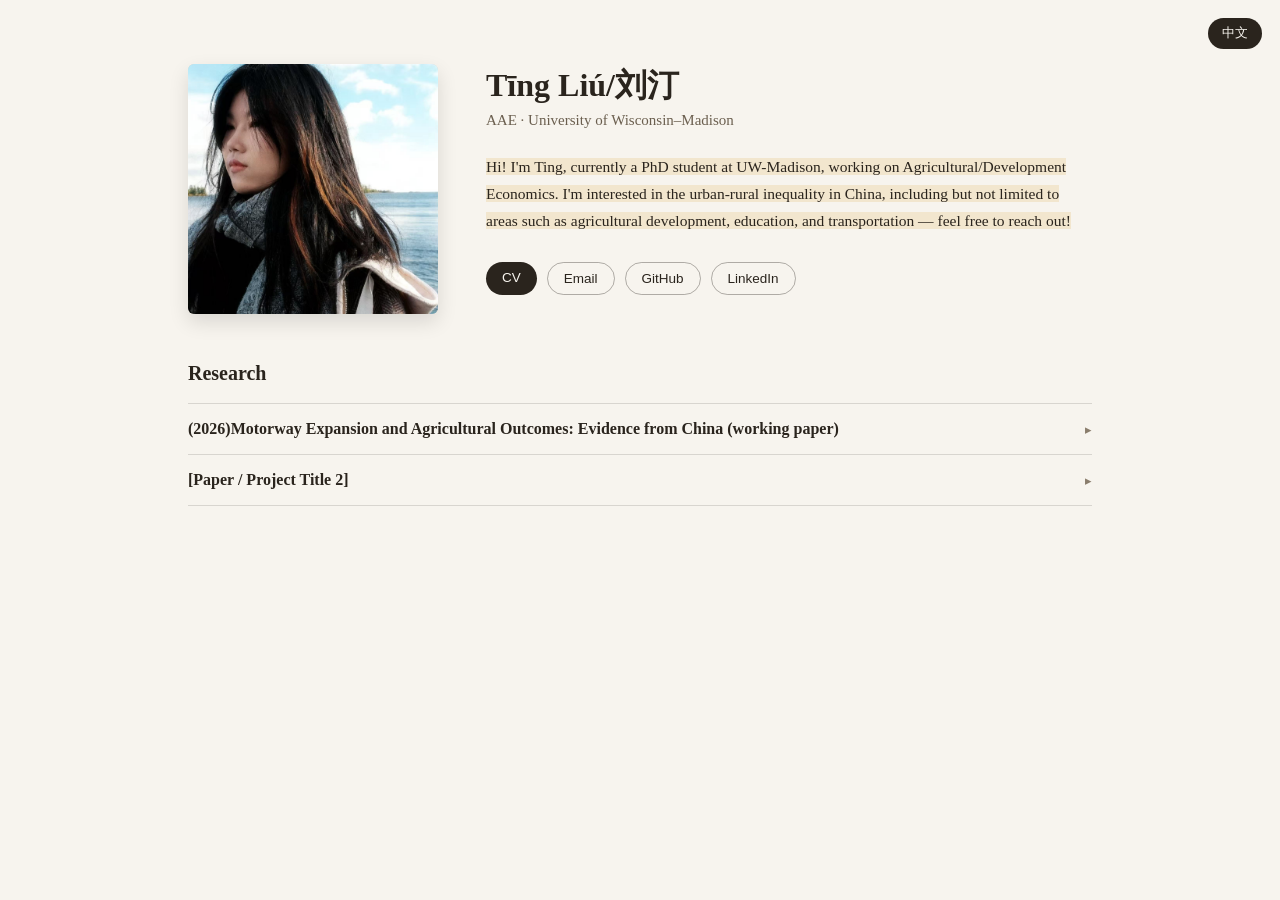
<file: academic.html>
<!doctype html>
<html lang="zh">
<head>
<meta charset="UTF-8" />
<meta name="viewport" content="width=device-width, initial-scale=1.0" />
<title>Your Name</title>
<style>
  * { box-sizing: border-box; }
  html, body {
    margin: 0;
    padding: 0;
    background: #f7f4ee;
    color: #2a241d;
    font-family: Georgia, "Times New Roman", "PingFang SC", serif;
  }
  #page {
    max-width: 1000px;
    margin: 0 auto;
    padding: 64px 48px;
  }
  #top-row {
    display: flex;
    gap: 48px;
    align-items: flex-start;
  }
  #photo-col {
    flex: 0 0 240px;
  }
  #photo-frame {
    width: 250px;
    height: 250px;
    border-radius: 6px;
    overflow: hidden;
    background: #ddd6c8;
    display: flex;
    align-items: center;
    justify-content: center;
    box-shadow: 0 8px 20px rgba(0, 0, 0, 0.12);
  }
  #photo-frame img {
    width: 100%;
    height: 100%;
    object-fit: cover;
    display: block;
  }
  #photo-placeholder {
    display: none;
    text-align: center;
    color: #8a7d6c;
    font-size: 13px;
    padding: 0 16px;
  }
  #bio-col {
    flex: 1;
  }
  h1 {
    margin: 0 0 4px;
    font-size: 32px;
    font-weight: 600;
  }
  .title-line {
    margin: 0 0 24px;
    font-size: 15px;
    color: #6b5f4f;
  }
  .bio-text {
    font-size: 15.5px;
    line-height: 1.75;
    margin: 0 0 28px;
  }
  .bio-text .placeholder {
    background: rgba(217, 164, 65, 0.18);
  }
  #links {
    display: flex;
    flex-wrap: wrap;
    gap: 10px;
  }
  #links a {
    display: inline-block;
    padding: 8px 16px;
    border-radius: 999px;
    background: #2a241d;
    color: #f7f4ee;
    text-decoration: none;
    font-size: 13.5px;
    font-family: -apple-system, "Segoe UI", "PingFang SC", sans-serif;
  }
  #links a.secondary {
    background: transparent;
    color: #2a241d;
    border: 1px solid rgba(42, 36, 29, 0.35);
  }

  #research-section {
    margin-top: 48px;
  }
  #research-section h2 {
    font-size: 20px;
    font-weight: 600;
    margin: 0 0 18px;
  }
  .research-item {
    border-top: 1px solid rgba(42, 36, 29, 0.15);
  }
  .research-item:last-child {
    border-bottom: 1px solid rgba(42, 36, 29, 0.15);
  }
  .research-toggle {
    width: 100%;
    display: flex;
    align-items: baseline;
    gap: 10px;
    background: none;
    border: none;
    text-align: left;
    padding: 16px 0;
    cursor: pointer;
    font-family: inherit;
    color: inherit;
  }
  .research-title {
    font-size: 16px;
    font-weight: 600;
    flex: 1;
  }
  .research-chevron {
    font-size: 13px;
    color: #8a7d6c;
    transition: transform 0.2s ease;
    flex-shrink: 0;
  }
  .research-item.open .research-chevron {
    transform: rotate(90deg);
  }
  .research-abstract {
    max-height: 0;
    overflow: hidden;
    transition: max-height 0.3s ease;
  }
  .research-item.open .research-abstract {
    max-height: 600px;
  }
  .research-abstract p {
    margin: 0 0 18px;
    font-size: 14.5px;
    line-height: 1.7;
  }

  @media (max-width: 640px) {
    #page { padding: 32px 24px; }
    #top-row { flex-direction: column; }
    #photo-col { flex: none; }
    #photo-frame { width: 100%; height: 220px; }
  }

  #lang-toggle {
    position: fixed;
    top: 18px;
    right: 18px;
    border: none;
    border-radius: 999px;
    background: #2a241d;
    color: #f7f4ee;
    font-family: -apple-system, "Segoe UI", "PingFang SC", sans-serif;
    font-size: 12.5px;
    padding: 7px 14px;
    cursor: pointer;
  }
  #lang-toggle:hover {
    background: #45392a;
  }

  /* Show only the span matching the current body[data-lang]; hidden ones
     stay in the DOM (still readable/editable) but display:none. */
  [data-i18n] { display: none; }
  body[data-lang="zh"] [data-i18n="zh"] { display: inline; }
  body[data-lang="en"] [data-i18n="en"] { display: inline; }
</style>
</head>
<body data-lang="en">
  <button id="lang-toggle">中文</button>

  <div id="page">
   <div id="top-row">
    <div id="photo-col">
      <div id="photo-frame">
        <img
          src="assets/profile.jpg"
          alt="Your Name"
          onerror="this.style.display='none'; this.nextElementSibling.style.display='flex';"
        />
        <div id="photo-placeholder">
          <span data-i18n="zh">把你的照片放到<br />assets/
            .jpg</span>
          <span data-i18n="en">Add your photo at<br />assets/profile.jpg</span>
        </div>
      </div>
    </div>

    <div id="bio-col">
      <h1>
        <span data-i18n="zh">Tīng Liú/刘汀</span>
        <span data-i18n="en">Tīng Liú/刘汀</span>
      </h1>
      <p class="title-line">
        <span class="placeholder" data-i18n="zh">AAE</span>
        <span class="placeholder" data-i18n="en">AAE</span>
        · University of Wisconsin–Madison
      </p>

      <p class="bio-text">
        <span class="placeholder" data-i18n="zh">
          你好！我是刘汀，目前是威斯康星麦迪逊大学的博士生，研究方向是农业/发展经济学。
          我对中国的城乡不平衡尤其感兴趣，包括不限于农业发展,教育，交通等领域，欢迎联系交流合作。
        </span>
        <span class="placeholder" data-i18n="en">
          Hi! I'm Ting, currently a PhD student at UW-Madison,
          working on Agricultural/Development Economics.
          I'm interested in the urban-rural inequality in China, including but not limited to areas such as agricultural development, education, and transportation — feel free to reach out!
        </span>
      </p>

      <div id="links">
        <a href="assets/cv.pdf" target="_blank" rel="noopener noreferrer">CV</a>
        <a class="secondary" href="mailto:tliu443@wisc.edu">Email</a>
        <a class="secondary" href="https://github.com/lting4486" target="_blank" rel="noopener noreferrer">GitHub</a>
        <a class="secondary" href="https://www.linkedin.com/in/ting-liu-478390271/" target="_blank" rel="noopener noreferrer">LinkedIn</a>
      </div>
    </div>
   </div>

    <div id="research-section">
      <h2>
        <span data-i18n="zh">研究</span>
        <span data-i18n="en">Research</span>
      </h2>

      <div class="research-item">
        <button class="research-toggle" type="button">
          <span class="research-title placeholder" data-i18n="zh">(2026)高速公路扩建与农业产出：
来自中国的证据 (工作稿)</span>
          <span class="research-title placeholder" data-i18n="en">(2026)Motorway Expansion and Agricultural Outcomes:
Evidence from China (working paper)</span>
          <span class="research-chevron">▸</span>
        </button>
        <div class="research-abstract">
          <p class="placeholder" data-i18n="zh">
           本文研究了2000年至2020年间中国高速公路扩张对农业产出的影响。尽管现有文献多关注交通基础设施投资的总体经济效应，但针对农业部门的研究相对有限，且其影响方向尚不明确。一方面，运输成本的降低提高了农产品产地价格，可能刺激农业生产；另一方面，通达城市变得更加便利，可能吸引农村劳动力转向非农就业，从而导致粮食产量下降。本文结合基于卫星遥感数据的增强植被指数（EVI）与县级年鉴中的官方粮食产量统计数据，利用交错双重差分法（staggered difference-in-differences）评估了高速公路通达对县级农业产出的因果效应。主要结果显示出一种分化现象：高速公路通达显著提高了耕地的EVI，但粮食产量却在通达后的年份里出现下降。这种模式符合作物替代的逻辑，而导致这一分化现象的具体机制尚需进一步研究。
          </p>
          <p class="placeholder" data-i18n="en">
            This paper studies the effects of China’s motorway expansion between 2000 and 2020
on agricultural output. While much of the existing literature focuses on aggregate
economic effects of transportation investment, evidence on the agricultural sector is
limited. The direction of the effect is not clear. On one hand, lower transport costs
raise farm-gate prices and may encourage agricultural production. On the other hand,
cheaper access to cities may draw rural workers into non-farm jobs and reduce grain
output. We combine satellite-based Enhanced Vegetation Index (EVI) data with of-
ficial grain output statistics from county yearbooks, and use staggered difference-in-
differences methods to estimate the causal effect of motorway access on county-level
agricultural outcomes. The main results show a divergence: motorway access raises
cropland EVI significantly, while grain output falls in the years after access. This
pattern fits with a crop substitution story. The channels driving this divergence need
further study.
          </p>
        </div>
      </div>

      <div class="research-item">
        <button class="research-toggle" type="button">
          <span class="research-title placeholder" data-i18n="zh">[论文 / 项目标题 2]</span>
          <span class="research-title placeholder" data-i18n="en">[Paper / Project Title 2]</span>
          <span class="research-chevron">▸</span>
        </button>
        <div class="research-abstract">
          <p class="placeholder" data-i18n="zh">
            [在这里写这篇论文/项目的摘要 (Abstract)。]
          </p>
          <p class="placeholder" data-i18n="en">
            [Write the abstract here.]
          </p>
        </div>
      </div>
    </div>
  </div>

  <script>
    (function () {
      var KEY = "site_lang"; // shared with the room UI (index.html / i18n.js)
      var toggleBtn = document.getElementById("lang-toggle");

      function apply(lang) {
        document.body.setAttribute("data-lang", lang);
        document.documentElement.lang = lang;
        toggleBtn.textContent = lang === "zh" ? "EN" : "中文";
      }

      apply(localStorage.getItem(KEY) === "zh" ? "zh" : "en");

      toggleBtn.addEventListener("click", function () {
        var next = document.body.getAttribute("data-lang") === "zh" ? "en" : "zh";
        localStorage.setItem(KEY, next);
        apply(next);
      });

      document.querySelectorAll(".research-toggle").forEach(function (btn) {
        btn.addEventListener("click", function () {
          btn.closest(".research-item").classList.toggle("open");
        });
      });
    })();
  </script>
</body>
</html>
</file>
